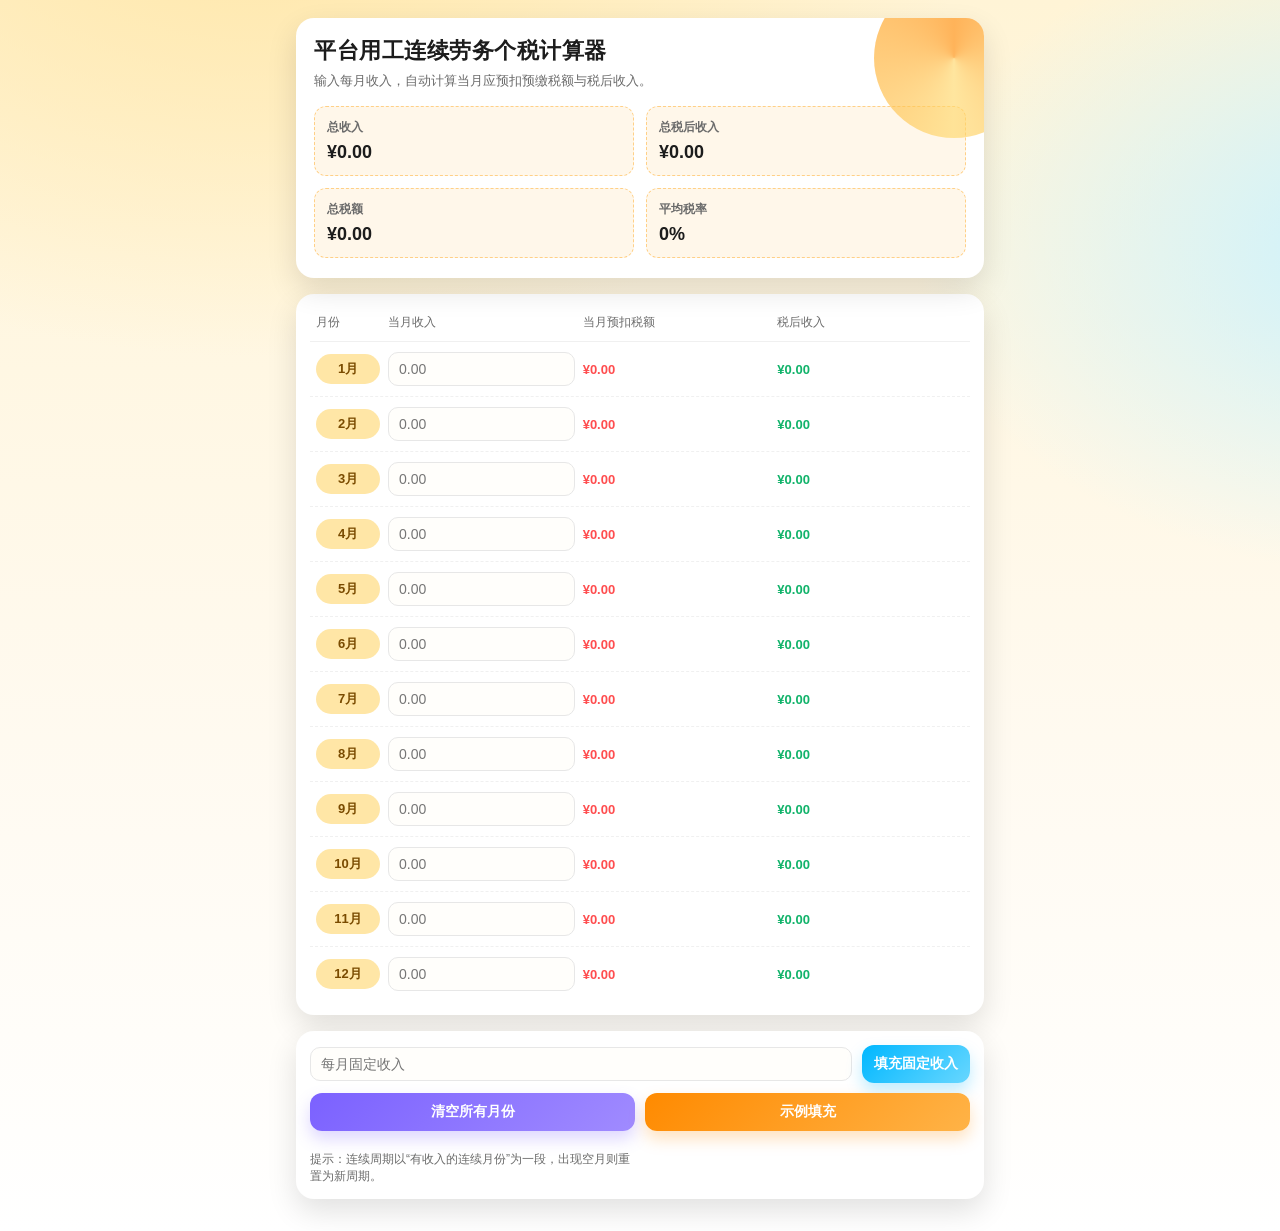
<file: index.html>
<!doctype html>
<html lang="zh-CN">
<head>
  <meta charset="utf-8" />
  <meta name="viewport" content="width=device-width, initial-scale=1" />
  <title>平台用工连续劳务个税计算器</title>
  <style>
    :root {
      --bg: #fff4d6;
      --card: #ffffff;
      --ink: #1c1c1c;
      --muted: #6b6b6b;
      --accent: #ff7a00;
      --accent-2: #00b7ff;
      --accent-3: #7b61ff;
      --good: #11b36a;
      --bad: #ff4d4f;
      --shadow: 0 12px 30px rgba(0, 0, 0, 0.12);
      --radius: 18px;
      --radius-sm: 12px;
    }

    * { box-sizing: border-box; }

    body {
      margin: 0;
      font-family: "ZCOOL KuaiLe", "PingFang SC", "Microsoft YaHei", sans-serif;
      color: var(--ink);
      background:
        radial-gradient(1200px 800px at 20% -10%, #ffe6a6 0%, transparent 60%),
        radial-gradient(900px 600px at 110% 20%, #c9f2ff 0%, transparent 55%),
        linear-gradient(180deg, #fff4d6 0%, #fffaf0 60%, #ffffff 100%);
      min-height: 100vh;
    }

    .page {
      width: 100%;
      max-width: 720px;
      margin: 0 auto;
      padding: 18px 16px 32px;
    }

    .hero {
      position: relative;
      background: var(--card);
      border-radius: var(--radius);
      padding: 18px 18px 20px;
      box-shadow: var(--shadow);
      overflow: hidden;
    }

    .hero::after {
      content: "";
      position: absolute;
      right: -50px;
      top: -40px;
      width: 160px;
      height: 160px;
      background: conic-gradient(from 180deg at 50% 50%, #ffd86b, #ff8a00, #ffd86b);
      border-radius: 50%;
      opacity: 0.65;
    }

    .title {
      font-size: 22px;
      font-weight: 700;
      letter-spacing: 0.5px;
      margin: 0 0 6px;
    }

    .subtitle {
      font-size: 13px;
      color: var(--muted);
      margin: 0;
    }

    .stats {
      margin-top: 16px;
      display: grid;
      grid-template-columns: 1fr 1fr;
      gap: 12px;
    }

    .stat {
      background: #fff7ea;
      border-radius: var(--radius-sm);
      padding: 12px;
      border: 1px dashed #ffd087;
    }

    .stat h4 {
      margin: 0 0 6px;
      font-size: 12px;
      color: var(--muted);
    }

    .stat .value {
      font-size: 18px;
      font-weight: 700;
    }

    .table-card {
      margin-top: 16px;
      background: var(--card);
      border-radius: var(--radius);
      padding: 14px;
      box-shadow: var(--shadow);
    }

    .table-head {
      display: grid;
      grid-template-columns: 64px 1fr 1fr 1fr;
      gap: 8px;
      font-size: 12px;
      color: var(--muted);
      padding: 6px 6px 10px;
      border-bottom: 1px solid #f0f0f0;
    }

    .row {
      display: grid;
      grid-template-columns: 64px 1fr 1fr 1fr;
      gap: 8px;
      align-items: center;
      padding: 10px 6px;
      border-bottom: 1px dashed #f0f0f0;
    }

    .row:last-child {
      border-bottom: none;
    }

    .month-tag {
      font-size: 13px;
      font-weight: 700;
      color: #7a4b00;
      background: #ffe6a6;
      padding: 6px 8px;
      border-radius: 999px;
      text-align: center;
    }

    input[type="number"] {
      width: 100%;
      padding: 8px 10px;
      border-radius: 10px;
      border: 1px solid #e7e7e7;
      font-size: 14px;
      outline: none;
      transition: border-color 0.15s ease, box-shadow 0.15s ease;
      background: #fffefb;
    }

    input[type="number"]:focus {
      border-color: var(--accent-2);
      box-shadow: 0 0 0 3px rgba(0, 183, 255, 0.18);
    }

    .num {
      font-size: 13px;
      font-weight: 600;
      color: #2b2b2b;
    }

    .num.bad { color: var(--bad); }
    .num.good { color: var(--good); }

    .actions {
      margin-top: 16px;
      background: var(--card);
      border-radius: var(--radius);
      padding: 14px;
      box-shadow: var(--shadow);
      display: grid;
      grid-template-columns: 1fr 1fr;
      gap: 10px;
    }

    .actions .field {
      grid-column: 1 / -1;
      display: grid;
      grid-template-columns: 1fr auto;
      gap: 10px;
      align-items: center;
    }

    .actions button {
      border: none;
      border-radius: 12px;
      padding: 10px 12px;
      font-size: 14px;
      font-weight: 700;
      cursor: pointer;
      color: #fff;
      background: linear-gradient(135deg, #ff8a00, #ffb347);
      box-shadow: 0 8px 16px rgba(255, 138, 0, 0.25);
      transition: transform 0.1s ease;
    }

    .actions button.secondary {
      background: linear-gradient(135deg, #00b7ff, #68d7ff);
      box-shadow: 0 8px 16px rgba(0, 183, 255, 0.25);
    }

    .actions button.ghost {
      background: linear-gradient(135deg, #7b61ff, #a08bff);
      box-shadow: 0 8px 16px rgba(123, 97, 255, 0.25);
    }

    .actions button:active {
      transform: translateY(1px);
    }

    .note {
      margin-top: 10px;
      font-size: 12px;
      color: var(--muted);
    }

    @media (max-width: 420px) {
      .table-head, .row {
        grid-template-columns: 54px 1fr 1fr 1fr;
      }
      .stat .value { font-size: 16px; }
    }

    @media (orientation: landscape) and (max-height: 520px) {
      .page {
        max-width: none;
        padding: 12px 12px 20px;
      }
    }
  </style>
</head>
<body>
  <div class="page">
    <section class="hero">
      <h1 class="title">平台用工连续劳务个税计算器</h1>
      <p class="subtitle">输入每月收入，自动计算当月应预扣预缴税额与税后收入。</p>
      <div class="stats">
        <div class="stat">
          <h4>总收入</h4>
          <div class="value" id="totalIncome">0</div>
        </div>
        <div class="stat">
          <h4>总税后收入</h4>
          <div class="value" id="totalAfter">0</div>
        </div>
        <div class="stat">
          <h4>总税额</h4>
          <div class="value" id="totalTax">0</div>
        </div>
        <div class="stat">
          <h4>平均税率</h4>
          <div class="value" id="avgRate">0%</div>
        </div>
      </div>
    </section>

    <section class="table-card">
      <div class="table-head">
        <div>月份</div>
        <div>当月收入</div>
        <div>当月预扣税额</div>
        <div>税后收入</div>
      </div>
      <div id="rows"></div>
    </section>

    <section class="actions">
      <div class="field">
        <input id="fixedIncome" type="number" min="0" step="0.01" placeholder="每月固定收入" />
        <button id="fillBtn" class="secondary">填充固定收入</button>
      </div>
      <button id="clearBtn" class="ghost">清空所有月份</button>
      <button id="sampleBtn">示例填充</button>
      <div class="note">提示：连续周期以“有收入的连续月份”为一段，出现空月则重置为新周期。</div>
    </section>
  </div>

  <script>
    const TAX_TABLE = [
      { max: 36000, rate: 0.03, deduction: 0 },
      { max: 144000, rate: 0.1, deduction: 2520 },
      { max: 300000, rate: 0.2, deduction: 16920 },
      { max: 420000, rate: 0.25, deduction: 31920 },
      { max: 660000, rate: 0.3, deduction: 52920 },
      { max: 960000, rate: 0.35, deduction: 85920 },
      { max: Infinity, rate: 0.45, deduction: 181920 }
    ];

    const rowsEl = document.getElementById("rows");
    const totalIncomeEl = document.getElementById("totalIncome");
    const totalAfterEl = document.getElementById("totalAfter");
    const totalTaxEl = document.getElementById("totalTax");
    const avgRateEl = document.getElementById("avgRate");

    const currency = (value) => {
      if (!Number.isFinite(value)) return "0";
      return new Intl.NumberFormat("zh-CN", {
        style: "currency",
        currency: "CNY",
        minimumFractionDigits: 2
      }).format(value);
    };

    const percent = (value) => `${(value * 100).toFixed(2)}%`;

    const createRows = () => {
      rowsEl.innerHTML = "";
      for (let i = 1; i <= 12; i += 1) {
        const row = document.createElement("div");
        row.className = "row";
        row.innerHTML = `
          <div class="month-tag">${i}月</div>
          <input type="number" min="0" step="0.01" data-month="${i}" placeholder="0.00" />
          <div class="num bad" data-tax="${i}">￥0.00</div>
          <div class="num good" data-after="${i}">￥0.00</div>
        `;
        rowsEl.appendChild(row);
      }
    };

    const getBracket = (base) => {
      for (const item of TAX_TABLE) {
        if (base <= item.max) return item;
      }
      return TAX_TABLE[TAX_TABLE.length - 1];
    };

    const compute = () => {
      const inputs = rowsEl.querySelectorAll("input[data-month]");
      let totalIncome = 0;
      let totalAfter = 0;
      let totalTax = 0;

      let cycleIncome = 0;
      let cycleTaxPaid = 0;
      let cycleMonths = 0;
      let prevHasIncome = false;

      inputs.forEach((input) => {
        const value = parseFloat(input.value);
        const income = Number.isFinite(value) ? value : 0;
        const month = input.dataset.month;
        const taxEl = rowsEl.querySelector(`[data-tax="${month}"]`);
        const afterEl = rowsEl.querySelector(`[data-after="${month}"]`);
        let tax = 0;
        let after = 0;

        if (income > 0) {
          if (!prevHasIncome) {
            cycleIncome = 0;
            cycleTaxPaid = 0;
            cycleMonths = 0;
          }

          cycleIncome += income;
          cycleMonths += 1;

          const cycleExpense = cycleIncome * 0.2;
          const cycleDeduction = cycleMonths * 5000;
          const base = cycleIncome - cycleExpense - cycleDeduction;

          if (base > 0) {
            const bracket = getBracket(base);
            tax = base * bracket.rate - bracket.deduction - cycleTaxPaid;
            if (tax < 0) tax = 0;
          }

          cycleTaxPaid += tax;

          after = income - tax;
          taxEl.textContent = currency(tax);
          afterEl.textContent = currency(after);
        } else {
          taxEl.textContent = currency(0);
          afterEl.textContent = currency(0);
        }

        totalIncome += income;
        totalTax += tax;
        totalAfter += after;

        prevHasIncome = income > 0;
      });

      totalIncomeEl.textContent = currency(totalIncome);
      totalTaxEl.textContent = currency(totalTax);
      totalAfterEl.textContent = currency(totalAfter);
      avgRateEl.textContent = totalIncome > 0 ? percent(totalTax / totalIncome) : "0%";
    };

    const fillFixed = () => {
      const value = parseFloat(document.getElementById("fixedIncome").value);
      const income = Number.isFinite(value) ? value : 0;
      rowsEl.querySelectorAll("input[data-month]").forEach((input) => {
        input.value = income > 0 ? income.toFixed(2) : "";
      });
      compute();
    };

    const clearAll = () => {
      rowsEl.querySelectorAll("input[data-month]").forEach((input) => {
        input.value = "";
      });
      compute();
    };

    const sampleFill = () => {
      const sample = [12000, 13000, 0, 15000, 15000, 15000, 0, 8000, 9000, 10000, 0, 12000];
      rowsEl.querySelectorAll("input[data-month]").forEach((input, index) => {
        const value = sample[index];
        input.value = value > 0 ? value.toFixed(2) : "";
      });
      compute();
    };

    createRows();
    compute();

    rowsEl.addEventListener("input", (event) => {
      if (event.target.matches("input[data-month]")) {
        compute();
      }
    });

    document.getElementById("fillBtn").addEventListener("click", fillFixed);
    document.getElementById("clearBtn").addEventListener("click", clearAll);
    document.getElementById("sampleBtn").addEventListener("click", sampleFill);
  </script>
</body>
</html>
</file>
